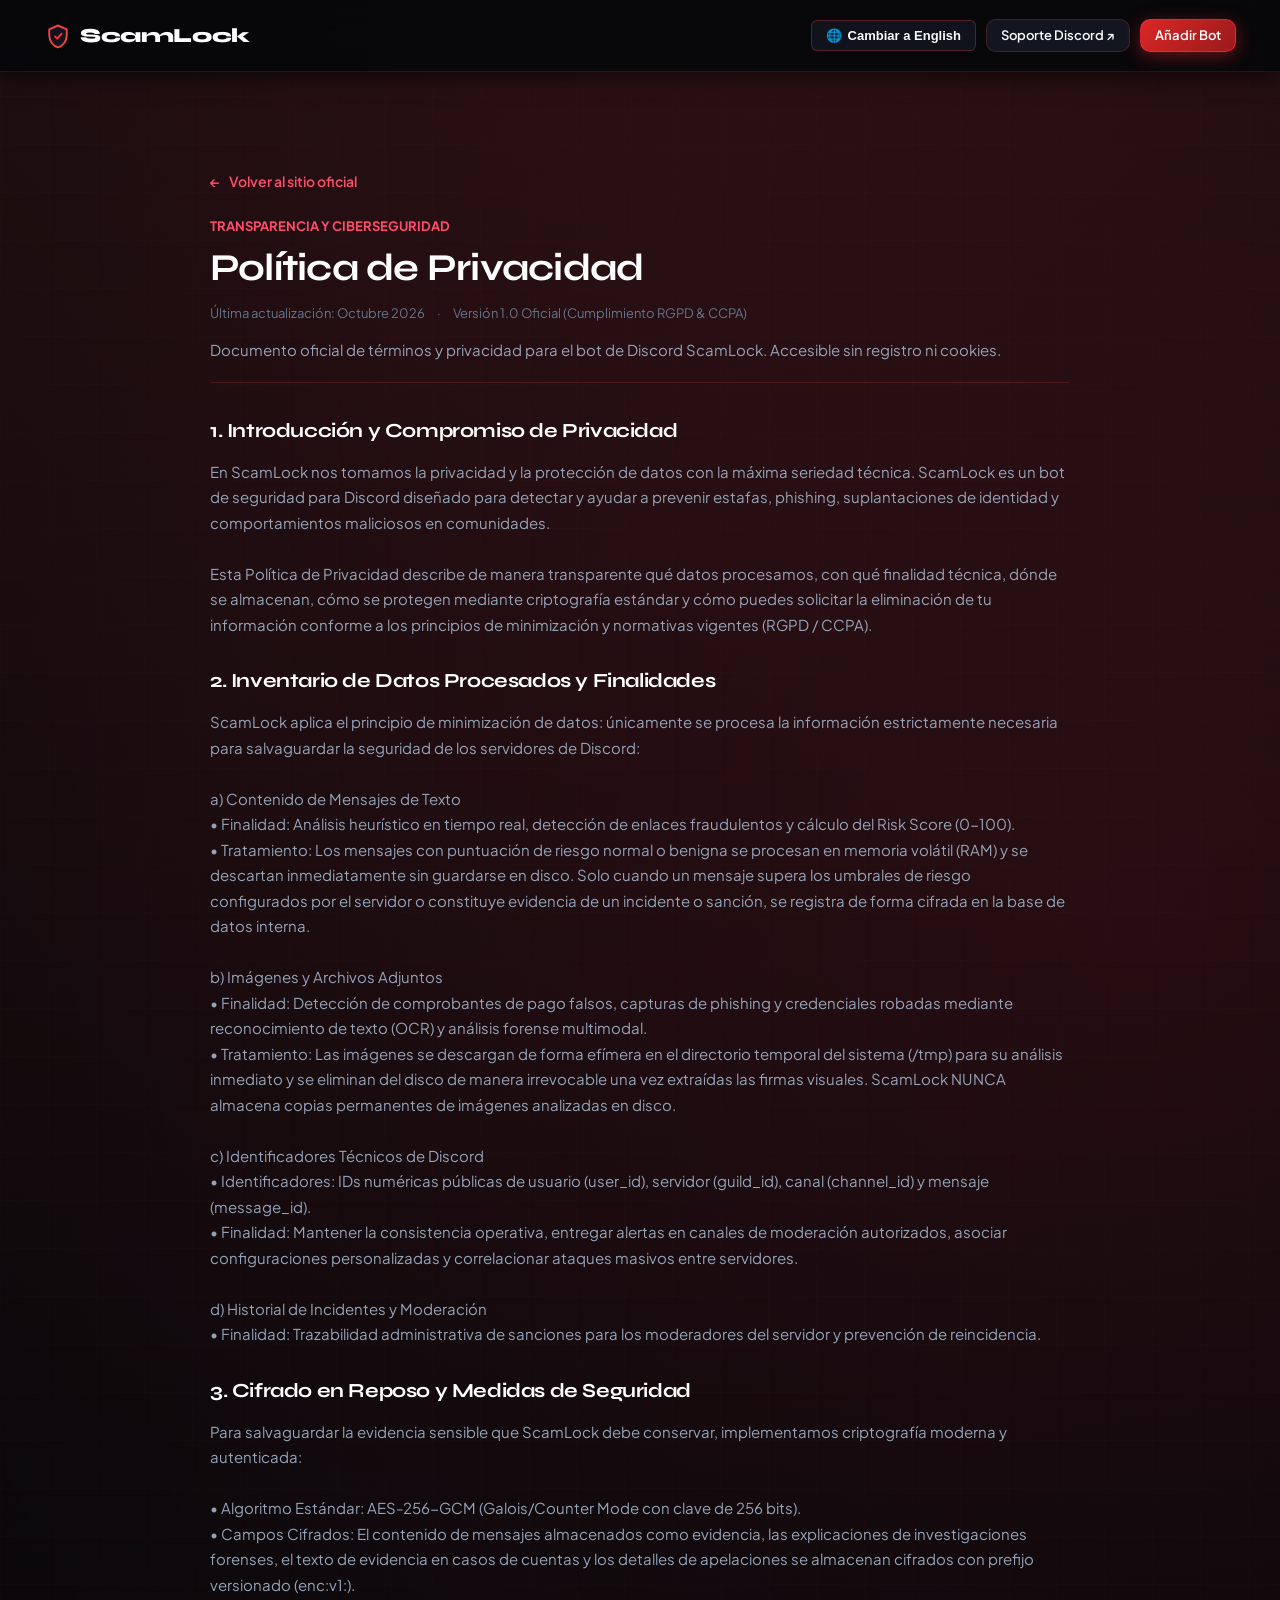
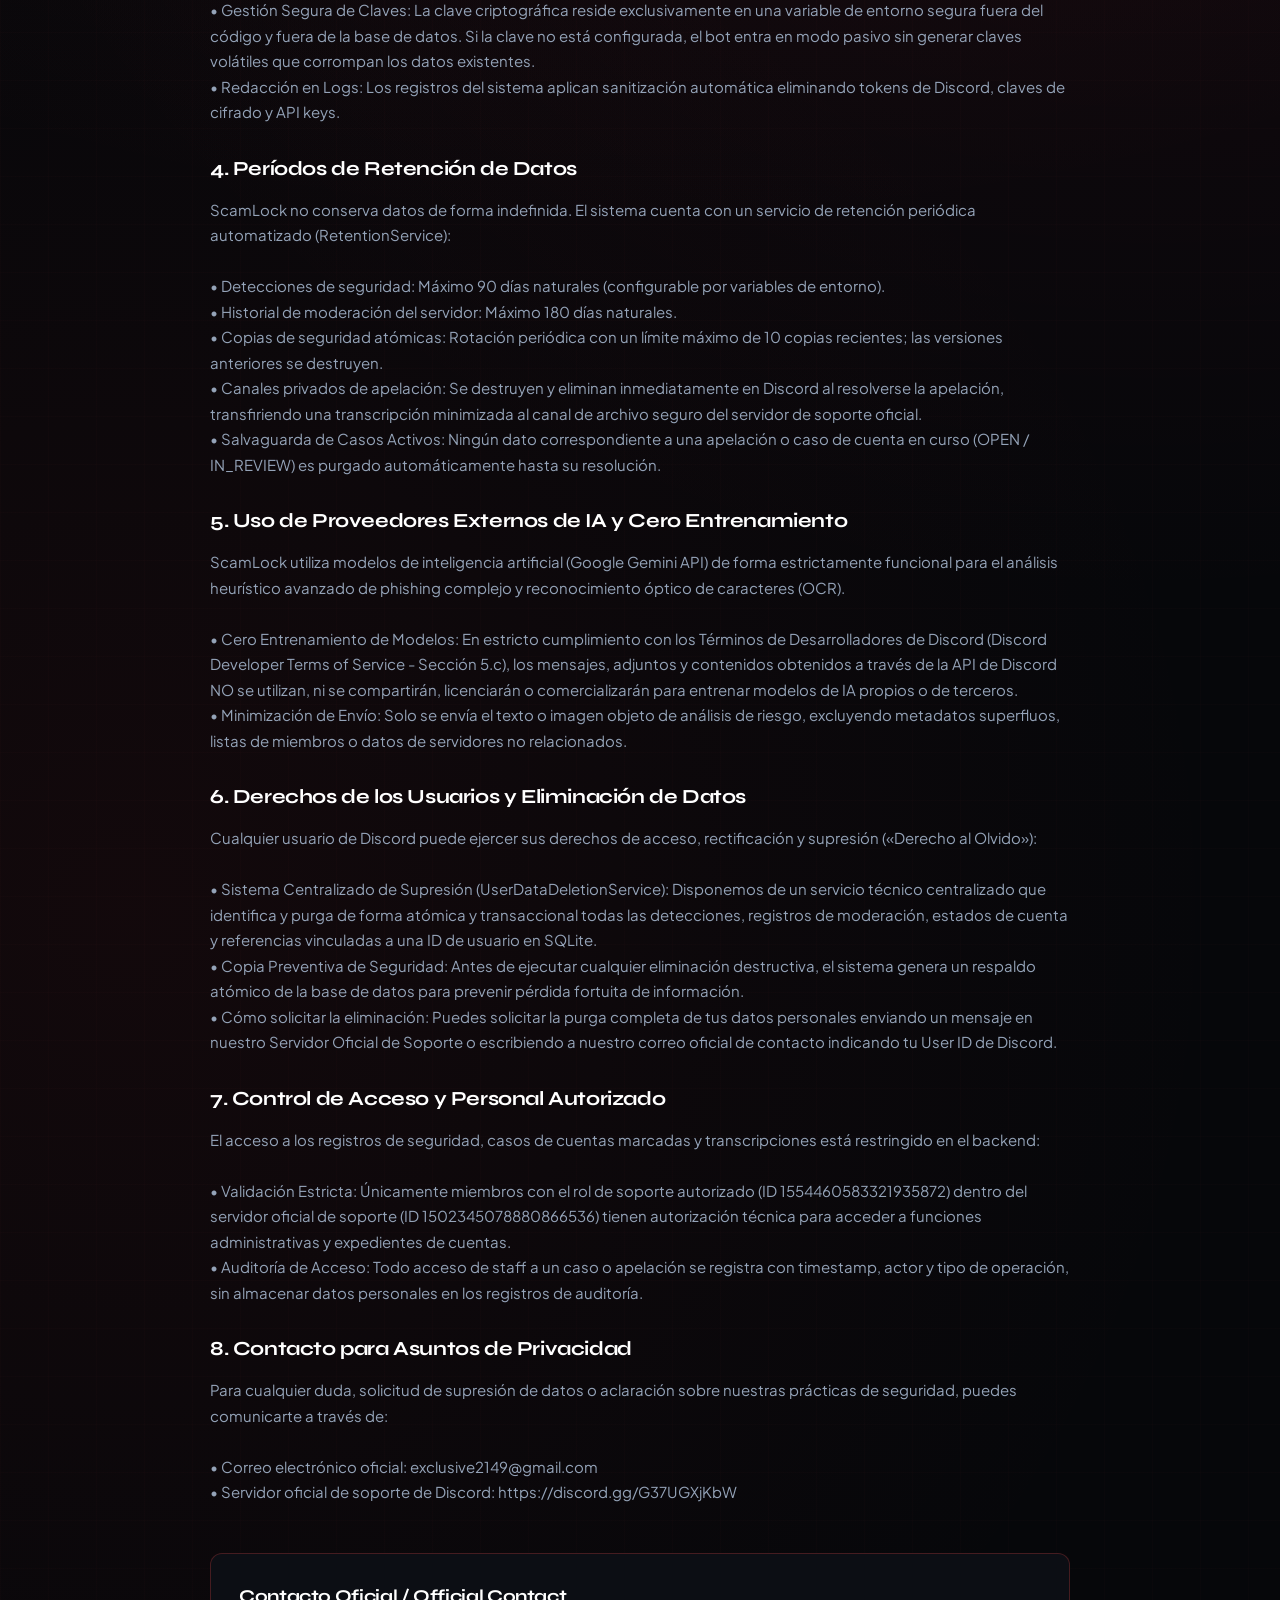
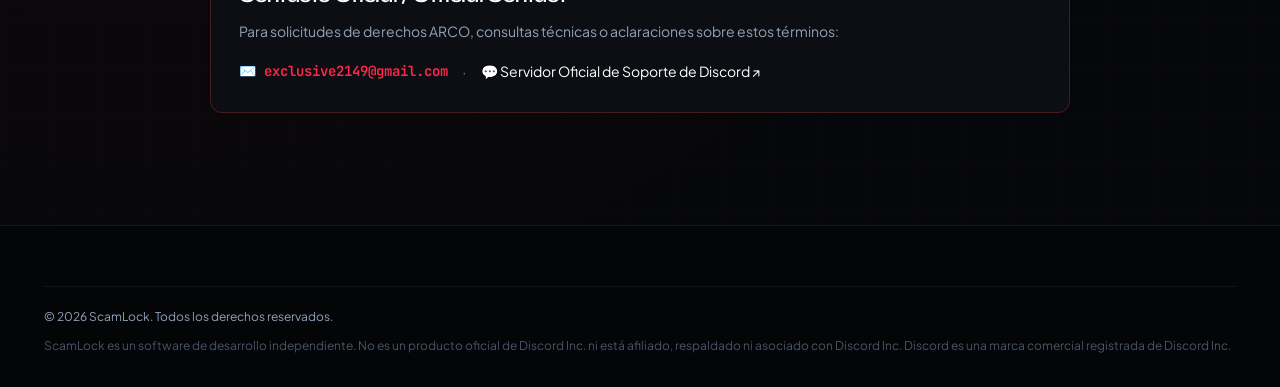
<file: privacidad.html>
<!DOCTYPE html>
<html lang="es">
<head>
  <meta charset="UTF-8" />
  <meta name="viewport" content="width=device-width, initial-scale=1.0" />
  
  <!-- Primary SEO Tags for Discord Developer Portal & Web Crawlers -->
  <title>Política de Privacidad | Privacy Policy — ScamLock</title>
  <meta name="title" content="Política de Privacidad — ScamLock" />
  <meta name="description" content="Política de Privacidad oficial del bot de Discord ScamLock: minimización de datos, cifrado AES-256-GCM y desecho inmediato de imágenes." />
  <meta name="robots" content="index, follow" />
  <link rel="canonical" href="https://scamlock.io/privacy-policy" />
  
  <!-- Favicon -->
  <link rel="icon" type="image/svg+xml" href="./favicon.svg" />

  <!-- Open Graph / Discord Embed Cards -->
  <meta property="og:type" content="article" />
  <meta property="og:url" content="https://scamlock.io/privacy-policy" />
  <meta property="og:title" content="Política de Privacidad — ScamLock" />
  <meta property="og:description" content="Política de Privacidad oficial del bot de Discord ScamLock: minimización de datos, cifrado AES-256-GCM y desecho inmediato de imágenes." />
  <meta property="og:image" content="./images/hero-shield.jpg" />
  <meta property="og:site_name" content="ScamLock" />

  <!-- Google Fonts: Syne + Plus Jakarta Sans + JetBrains Mono -->
  <link rel="preconnect" href="https://fonts.googleapis.com">
  <link rel="preconnect" href="https://fonts.gstatic.com" crossorigin>
  <link href="https://fonts.googleapis.com/css2?family=JetBrains+Mono:wght@400;500;600&family=Plus+Jakarta+Sans:wght@400;500;600;700&family=Syne:wght@600;700;800&display=swap" rel="stylesheet">

  <!-- Main Cyber Theme Stylesheet -->
  <link rel="stylesheet" href="./app.css?v=20261005-cyber-red-v3" />
  <style>
    .lang-section { display: block; }
    .lang-section.hidden { display: none; }
    .lang-btn-toggle {
      background: rgba(19, 22, 32, 0.85);
      border: 1px solid rgba(239, 68, 68, 0.3);
      color: #f8fafc;
      font-size: 13px;
      font-weight: 600;
      padding: 7px 14px;
      border-radius: 6px;
      cursor: pointer;
      display: inline-flex;
      align-items: center;
      gap: 6px;
      transition: all 0.2s ease;
    }
    .lang-btn-toggle:hover {
      border-color: #ff2a4b;
      box-shadow: 0 0 10px rgba(255, 42, 75, 0.35);
    }
    .top-back-btn {
      display: inline-flex;
      align-items: center;
      gap: 8px;
      font-size: 14px;
      font-weight: 600;
      color: #ff4d6d;
      margin-bottom: 24px;
      transition: transform 0.15s ease;
    }
    .top-back-btn:hover {
      transform: translateX(-3px);
      color: #ffffff;
    }
  </style>
</head>
<body>
  <!-- Header / Navbar -->
  <header class="site-navbar">
    <div class="container">
      <a href="./#inicio" class="nav-brand" aria-label="ScamLock Home">
        <svg class="nav-brand-icon" viewBox="0 0 32 32" fill="none" xmlns="http://www.w3.org/2000/svg">
          <path d="M16 4L6 8.5V15.2C6 21.6 10.3 27.6 16 29C21.7 27.6 26 21.6 26 15.2V8.5L16 4Z" fill="#12131C" stroke="#EF4444" stroke-width="2.2" stroke-linejoin="round"/>
          <path d="M12.5 16.5L15 19L20 13.5" stroke="#FF2A4B" stroke-width="2.2" stroke-linecap="round" stroke-linejoin="round"/>
        </svg>
        <span>ScamLock</span>
      </a>

      <div class="nav-actions">
        <button id="pageLangBtn" class="lang-btn-toggle" aria-label="Cambiar idioma entre Español e Inglés">
          <span>🌐</span>
          <span id="pageLangLabel">Cambiar a English</span>
        </button>

        <a href="https://discord.gg/G37UGXjKbW" target="_blank" rel="noopener noreferrer" class="btn btn-secondary btn-sm nav-btn-support">
          <span>Soporte Discord ↗</span>
        </a>

        <a href="https://discord.com/oauth2/authorize?client_id=1502348097370718390&permissions=1101659236358&integration_type=0&scope=bot+applications.commands" target="_blank" rel="noopener noreferrer" class="btn btn-primary btn-sm nav-btn-add">
          <span>Añadir Bot</span>
        </a>
      </div>
    </div>
  </header>

  <!-- Main Legal Document Content -->
  <main style="padding: clamp(28px, 5vw, 48px) 0 64px 0;">
    <div class="container">
      <div class="legal-document">
        <a href="./#inicio" class="top-back-btn">
          ← <span id="backHomeLabel">Volver al sitio oficial</span>
        </a>

        <!-- Versión en Español -->
        <div id="contentEs" class="lang-section">
          <div class="legal-header">
            <div class="section-kicker" style="color: var(--accent-red-light); font-size: 13px; font-weight: 700; text-transform: uppercase; margin-bottom: 8px;">
              Transparencia y Ciberseguridad
            </div>
            <h1>Política de Privacidad</h1>
            <div class="legal-meta">
              <span>Última actualización: Octubre 2026</span>
              <span>·</span>
              <span>Versión 1.0 Oficial (Cumplimiento RGPD & CCPA)</span>
            </div>
            <p style="margin-top: 14px; font-size: 15px; color: var(--text-secondary);">
              Documento oficial de términos y privacidad para el bot de Discord ScamLock. Accesible sin registro ni cookies.
            </p>
          </div>

          <div class="legal-content">
            
    <article class="legal-section-block" id="introduccion">
      <h3>1. Introducción y Compromiso de Privacidad</h3>
      <p>En ScamLock nos tomamos la privacidad y la protección de datos con la máxima seriedad técnica. ScamLock es un bot de seguridad para Discord diseñado para detectar y ayudar a prevenir estafas, phishing, suplantaciones de identidad y comportamientos maliciosos en comunidades.<br/><br/>Esta Política de Privacidad describe de manera transparente qué datos procesamos, con qué finalidad técnica, dónde se almacenan, cómo se protegen mediante criptografía estándar y cómo puedes solicitar la eliminación de tu información conforme a los principios de minimización y normativas vigentes (RGPD / CCPA).</p>
    </article>
  
    <article class="legal-section-block" id="datos-procesados">
      <h3>2. Inventario de Datos Procesados y Finalidades</h3>
      <p>ScamLock aplica el principio de minimización de datos: únicamente se procesa la información estrictamente necesaria para salvaguardar la seguridad de los servidores de Discord:<br/><br/>a) Contenido de Mensajes de Texto<br/>• Finalidad: Análisis heurístico en tiempo real, detección de enlaces fraudulentos y cálculo del Risk Score (0-100).<br/>• Tratamiento: Los mensajes con puntuación de riesgo normal o benigna se procesan en memoria volátil (RAM) y se descartan inmediatamente sin guardarse en disco. Solo cuando un mensaje supera los umbrales de riesgo configurados por el servidor o constituye evidencia de un incidente o sanción, se registra de forma cifrada en la base de datos interna.<br/><br/>b) Imágenes y Archivos Adjuntos<br/>• Finalidad: Detección de comprobantes de pago falsos, capturas de phishing y credenciales robadas mediante reconocimiento de texto (OCR) y análisis forense multimodal.<br/>• Tratamiento: Las imágenes se descargan de forma efímera en el directorio temporal del sistema (/tmp) para su análisis inmediato y se eliminan del disco de manera irrevocable una vez extraídas las firmas visuales. ScamLock NUNCA almacena copias permanentes de imágenes analizadas en disco.<br/><br/>c) Identificadores Técnicos de Discord<br/>• Identificadores: IDs numéricas públicas de usuario (user_id), servidor (guild_id), canal (channel_id) y mensaje (message_id).<br/>• Finalidad: Mantener la consistencia operativa, entregar alertas en canales de moderación autorizados, asociar configuraciones personalizadas y correlacionar ataques masivos entre servidores.<br/><br/>d) Historial de Incidentes y Moderación<br/>• Finalidad: Trazabilidad administrativa de sanciones para los moderadores del servidor y prevención de reincidencia.</p>
    </article>
  
    <article class="legal-section-block" id="cifrado-seguridad">
      <h3>3. Cifrado en Reposo y Medidas de Seguridad</h3>
      <p>Para salvaguardar la evidencia sensible que ScamLock debe conservar, implementamos criptografía moderna y autenticada:<br/><br/>• Algoritmo Estándar: AES-256-GCM (Galois/Counter Mode con clave de 256 bits).<br/>• Campos Cifrados: El contenido de mensajes almacenados como evidencia, las explicaciones de investigaciones forenses, el texto de evidencia en casos de cuentas y los detalles de apelaciones se almacenan cifrados con prefijo versionado (enc:v1:).<br/>• Gestión Segura de Claves: La clave criptográfica reside exclusivamente en una variable de entorno segura fuera del código y fuera de la base de datos. Si la clave no está configurada, el bot entra en modo pasivo sin generar claves volátiles que corrompan los datos existentes.<br/>• Redacción en Logs: Los registros del sistema aplican sanitización automática eliminando tokens de Discord, claves de cifrado y API keys.</p>
    </article>
  
    <article class="legal-section-block" id="retencion">
      <h3>4. Períodos de Retención de Datos</h3>
      <p>ScamLock no conserva datos de forma indefinida. El sistema cuenta con un servicio de retención periódica automatizado (RetentionService):<br/><br/>• Detecciones de seguridad: Máximo 90 días naturales (configurable por variables de entorno).<br/>• Historial de moderación del servidor: Máximo 180 días naturales.<br/>• Copias de seguridad atómicas: Rotación periódica con un límite máximo de 10 copias recientes; las versiones anteriores se destruyen.<br/>• Canales privados de apelación: Se destruyen y eliminan inmediatamente en Discord al resolverse la apelación, transfiriendo una transcripción minimizada al canal de archivo seguro del servidor de soporte oficial.<br/>• Salvaguarda de Casos Activos: Ningún dato correspondiente a una apelación o caso de cuenta en curso (OPEN / IN_REVIEW) es purgado automáticamente hasta su resolución.</p>
    </article>
  
    <article class="legal-section-block" id="ia-proveedores">
      <h3>5. Uso de Proveedores Externos de IA y Cero Entrenamiento</h3>
      <p>ScamLock utiliza modelos de inteligencia artificial (Google Gemini API) de forma estrictamente funcional para el análisis heurístico avanzado de phishing complejo y reconocimiento óptico de caracteres (OCR).<br/><br/>• Cero Entrenamiento de Modelos: En estricto cumplimiento con los Términos de Desarrolladores de Discord (Discord Developer Terms of Service - Sección 5.c), los mensajes, adjuntos y contenidos obtenidos a través de la API de Discord NO se utilizan, ni se compartirán, licenciarán o comercializarán para entrenar modelos de IA propios o de terceros.<br/>• Minimización de Envío: Solo se envía el texto o imagen objeto de análisis de riesgo, excluyendo metadatos superfluos, listas de miembros o datos de servidores no relacionados.</p>
    </article>
  
    <article class="legal-section-block" id="derechos-eliminacion">
      <h3>6. Derechos de los Usuarios y Eliminación de Datos</h3>
      <p>Cualquier usuario de Discord puede ejercer sus derechos de acceso, rectificación y supresión («Derecho al Olvido»):<br/><br/>• Sistema Centralizado de Supresión (UserDataDeletionService): Disponemos de un servicio técnico centralizado que identifica y purga de forma atómica y transaccional todas las detecciones, registros de moderación, estados de cuenta y referencias vinculadas a una ID de usuario en SQLite.<br/>• Copia Preventiva de Seguridad: Antes de ejecutar cualquier eliminación destructiva, el sistema genera un respaldo atómico de la base de datos para prevenir pérdida fortuita de información.<br/>• Cómo solicitar la eliminación: Puedes solicitar la purga completa de tus datos personales enviando un mensaje en nuestro Servidor Oficial de Soporte o escribiendo a nuestro correo oficial de contacto indicando tu User ID de Discord.</p>
    </article>
  
    <article class="legal-section-block" id="control-acceso">
      <h3>7. Control de Acceso y Personal Autorizado</h3>
      <p>El acceso a los registros de seguridad, casos de cuentas marcadas y transcripciones está restringido en el backend:<br/><br/>• Validación Estricta: Únicamente miembros con el rol de soporte autorizado (ID 1554460583321935872) dentro del servidor oficial de soporte (ID 1502345078880866536) tienen autorización técnica para acceder a funciones administrativas y expedientes de cuentas.<br/>• Auditoría de Acceso: Todo acceso de staff a un caso o apelación se registra con timestamp, actor y tipo de operación, sin almacenar datos personales en los registros de auditoría.</p>
    </article>
  
    <article class="legal-section-block" id="contacto-privacidad">
      <h3>8. Contacto para Asuntos de Privacidad</h3>
      <p>Para cualquier duda, solicitud de supresión de datos o aclaración sobre nuestras prácticas de seguridad, puedes comunicarte a través de:<br/><br/>• Correo electrónico oficial: exclusive2149@gmail.com<br/>• Servidor oficial de soporte de Discord: https://discord.gg/G37UGXjKbW</p>
    </article>
  
          </div>
        </div>

        <!-- Versión en Inglés -->
        <div id="contentEn" class="lang-section hidden">
          <div class="legal-header">
            <div class="section-kicker" style="color: var(--accent-red-light); font-size: 13px; font-weight: 700; text-transform: uppercase; margin-bottom: 8px;">
              Transparency & Cybersecurity
            </div>
            <h1>Privacy Policy</h1>
            <div class="legal-meta">
              <span>Last updated: October 2026</span>
              <span>·</span>
              <span>Official Version 1.0 (GDPR & CCPA Compliant)</span>
            </div>
            <p style="margin-top: 14px; font-size: 15px; color: var(--text-secondary);">
              Official legal agreement and operational boundaries for the ScamLock Discord Bot. Publicly accessible with zero authentication or cookies.
            </p>
          </div>

          <div class="legal-content">
            
    <article class="legal-section-block" id="introduccion-en">
      <h3>1. Introduction & Privacy Commitment</h3>
      <p>At ScamLock, we treat privacy and data security with utmost engineering rigor. ScamLock is a Discord security bot built to detect and help prevent scams, phishing, impersonation, and malicious behaviors in communities.<br/><br/>This Privacy Policy transparently explains what data we process, our specific technical purposes, where data is kept, how it is secured via authenticated cryptography, and how you can request data deletion under data minimization standards and privacy laws (GDPR / CCPA).</p>
    </article>
  
    <article class="legal-section-block" id="datos-procesados-en">
      <h3>2. Inventory of Processed Data & Purposes</h3>
      <p>ScamLock adheres strictly to the data minimization principle, processing only the information technically necessary to protect Discord servers:<br/><br/>a) Text Message Content<br/>• Purpose: Real-time heuristic evaluation, malicious URL detection, and Risk Score calculation (0-100).<br/>• Processing: Messages evaluated as safe or low risk are processed entirely in volatile memory (RAM) and immediately discarded. Only messages that trigger high-risk alerts or represent critical evidence of an infraction are stored in an encrypted database.<br/><br/>b) Images & File Attachments<br/>• Purpose: Forensic detection of forged payment proofs, phishing screenshots, and credential harvesting via OCR and multimodal security models.<br/>• Processing: Images are downloaded ephemerally into a temporary sandbox (/tmp) for analysis and permanently wiped from disk immediately after inspection. ScamLock NEVER maintains a persistent library of analyzed image attachments.<br/><br/>c) Technical Discord Identifiers<br/>• Data: Public numerical IDs for user (user_id), guild (guild_id), channel (channel_id), and message (message_id).<br/>• Purpose: Operational routing of alerts to designated moderator channels, guild settings storage, and multi-server attack campaign correlation.<br/><br/>d) Incident & Moderation History<br/>• Purpose: Administrative audit logs for server moderators and repeat offender tracking.</p>
    </article>
  
    <article class="legal-section-block" id="cifrado-seguridad-en">
      <h3>3. Encryption at Rest & Security Controls</h3>
      <p>To protect all retained security evidence, ScamLock employs industry-standard authenticated cryptography:<br/><br/>• Standard Algorithm: AES-256-GCM (Galois/Counter Mode with 256-bit keys).<br/>• Encrypted Fields: Evidence message contents, forensic explanations, case evidence text, and appeal notes are stored encrypted with cryptographic versioning (enc:v1:).<br/>• Key Isolation: The encryption key is held exclusively in environment variables outside the database and git repositories. In absence of a configured key, the bot operates in passive mode without generating volatile temporary keys.<br/>• Automated Log Redaction: All runtime diagnostic logs redact Discord tokens, encryption secrets, and API credentials automatically.</p>
    </article>
  
    <article class="legal-section-block" id="retencion-en">
      <h3>4. Data Retention Periods</h3>
      <p>ScamLock does not store data indefinitely. A dedicated automated background retention service enforces retention windows:<br/><br/>• Security Detections: Maximum 90 calendar days.<br/>• Server Moderation History: Maximum 180 calendar days.<br/>• Atomic Backups: Automatic FIFO rotation keeping at most the 10 most recent snapshots; older backups are securely wiped.<br/>• Private Appeal Channels: Destroyed and purged from Discord immediately once an appeal ticket is resolved, archiving a sanitized transcript into an authorized support archive channel.<br/>• Active Case Safeguard: Evidence linked to ongoing open appeals or active investigations is protected from automated deletion until the case is officially closed.</p>
    </article>
  
    <article class="legal-section-block" id="ia-proveedores-en">
      <h3>5. AI Providers & Strict Zero-Training Commitment</h3>
      <p>ScamLock utilizes external AI services (Google Gemini API) strictly for functional cybersecurity evaluation (complex phishing heuristic analysis and OCR).<br/><br/>• Zero Model Training Policy: In full compliance with Discord Developer Terms of Service (Section 5.c), user messages, attachments, and content gathered via Discord are NEVER used, shared, licensed, or commercialized to train foundational or generative AI models.<br/>• Transmission Minimization: Only the specific text snippet or image under risk analysis is transmitted, stripped of superfluous metadata, user lists, or unrelated server context.</p>
    </article>
  
    <article class="legal-section-block" id="derechos-eliminacion-en">
      <h3>6. User Rights & Data Deletion (GDPR / CCPA)</h3>
      <p>Any Discord user can exercise their data subject rights, including access, rectification, and erasure (Right to be Forgotten):<br/><br/>• Centralized Deletion Engine (UserDataDeletionService): A dedicated service atomically identifies and purges all detection records, moderation history entries, account flags, and campaign associations tied to a user ID.<br/>• Safeguard Backup: An atomic integrity-checked backup is created prior to destructive deletion to safeguard system consistency.<br/>• How to Request Deletion: Submit your request via our Official Support Server or email our official contact address with your numeric Discord User ID.</p>
    </article>
  
    <article class="legal-section-block" id="control-acceso-en">
      <h3>7. Access Control & Authorized Staff</h3>
      <p>Access to stored security evidence, compromised account records, and transcripts is enforced at the backend level:<br/><br/>• Strict Role & Server Verification: Only staff members possessing the verified support role (ID 1554460583321935872) inside the official support guild (ID 1502345078880866536) can query administrative dossiers and review account flags.<br/>• Minimized Audit Trails: Every staff inspection or status update is logged with actor ID, timestamp, and action code, omitting sensitive message contents from the audit trail.</p>
    </article>
  
    <article class="legal-section-block" id="contacto-privacidad-en">
      <h3>8. Privacy Contact & Inquiries</h3>
      <p>For questions, data erasure requests, or security inquiries, reach out through:<br/><br/>• Official Contact Email: exclusive2149@gmail.com<br/>• Official Discord Support Server: https://discord.gg/G37UGXjKbW</p>
    </article>
  
          </div>
        </div>

        <!-- Contact Box & Action Cards -->
        <div style="margin-top: 48px; padding: 28px; background: var(--bg-surface); border: 1px solid rgba(239, 68, 68, 0.25); border-radius: 12px;">
          <h3 style="font-size: 18px; margin-bottom: 10px; color: #ffffff;">Contacto Oficial / Official Contact</h3>
          <p style="font-size: 14px; color: var(--text-secondary); margin-bottom: 16px;">
            Para solicitudes de derechos ARCO, consultas técnicas o aclaraciones sobre estos términos:
          </p>
          <div style="display: flex; flex-wrap: wrap; gap: 14px; align-items: center;">
            <a href="mailto:exclusive2149@gmail.com" style="font-family: var(--font-mono); color: var(--accent-red-bright); font-weight: 600; font-size: 14px;">
              ✉️ exclusive2149@gmail.com
            </a>
            <span style="color: var(--text-muted);">·</span>
            <a href="https://discord.gg/G37UGXjKbW" target="_blank" rel="noopener noreferrer" style="color: #ffffff; font-size: 14px;">
              💬 Servidor Oficial de Soporte de Discord ↗
            </a>
          </div>
        </div>
      </div>
    </div>
  </main>

  <!-- Footer -->
  <footer class="site-footer">
    <div class="container">
      <div class="footer-bottom">
        <p>© 2026 ScamLock. Todos los derechos reservados.</p>
        <p style="line-height: 1.5; color: #475569;">
          ScamLock es un software de desarrollo independiente. No es un producto oficial de Discord Inc. ni está afiliado, respaldado ni asociado con Discord Inc. Discord es una marca comercial registrada de Discord Inc.
        </p>
      </div>
    </div>
  </footer>

  <!-- Language Switch Script (Client-Side, zero dependency) -->
  <script>
    (function() {
      var currentLang = 'es';
      var btn = document.getElementById('pageLangBtn');
      var label = document.getElementById('pageLangLabel');
      var contentEs = document.getElementById('contentEs');
      var contentEn = document.getElementById('contentEn');
      var backLabel = document.getElementById('backHomeLabel');

      if (btn && contentEs && contentEn) {
        btn.addEventListener('click', function() {
          if (currentLang === 'es') {
            currentLang = 'en';
            contentEs.classList.add('hidden');
            contentEn.classList.remove('hidden');
            label.textContent = 'Cambiar a Español';
            if (backLabel) backLabel.textContent = 'Return to Homepage';
            document.documentElement.lang = 'en';
          } else {
            currentLang = 'es';
            contentEn.classList.add('hidden');
            contentEs.classList.remove('hidden');
            label.textContent = 'Cambiar a English';
            if (backLabel) backLabel.textContent = 'Volver al sitio oficial';
            document.documentElement.lang = 'es';
          }
        });
      }
    })();
  </script>
</body>
</html>
</file>
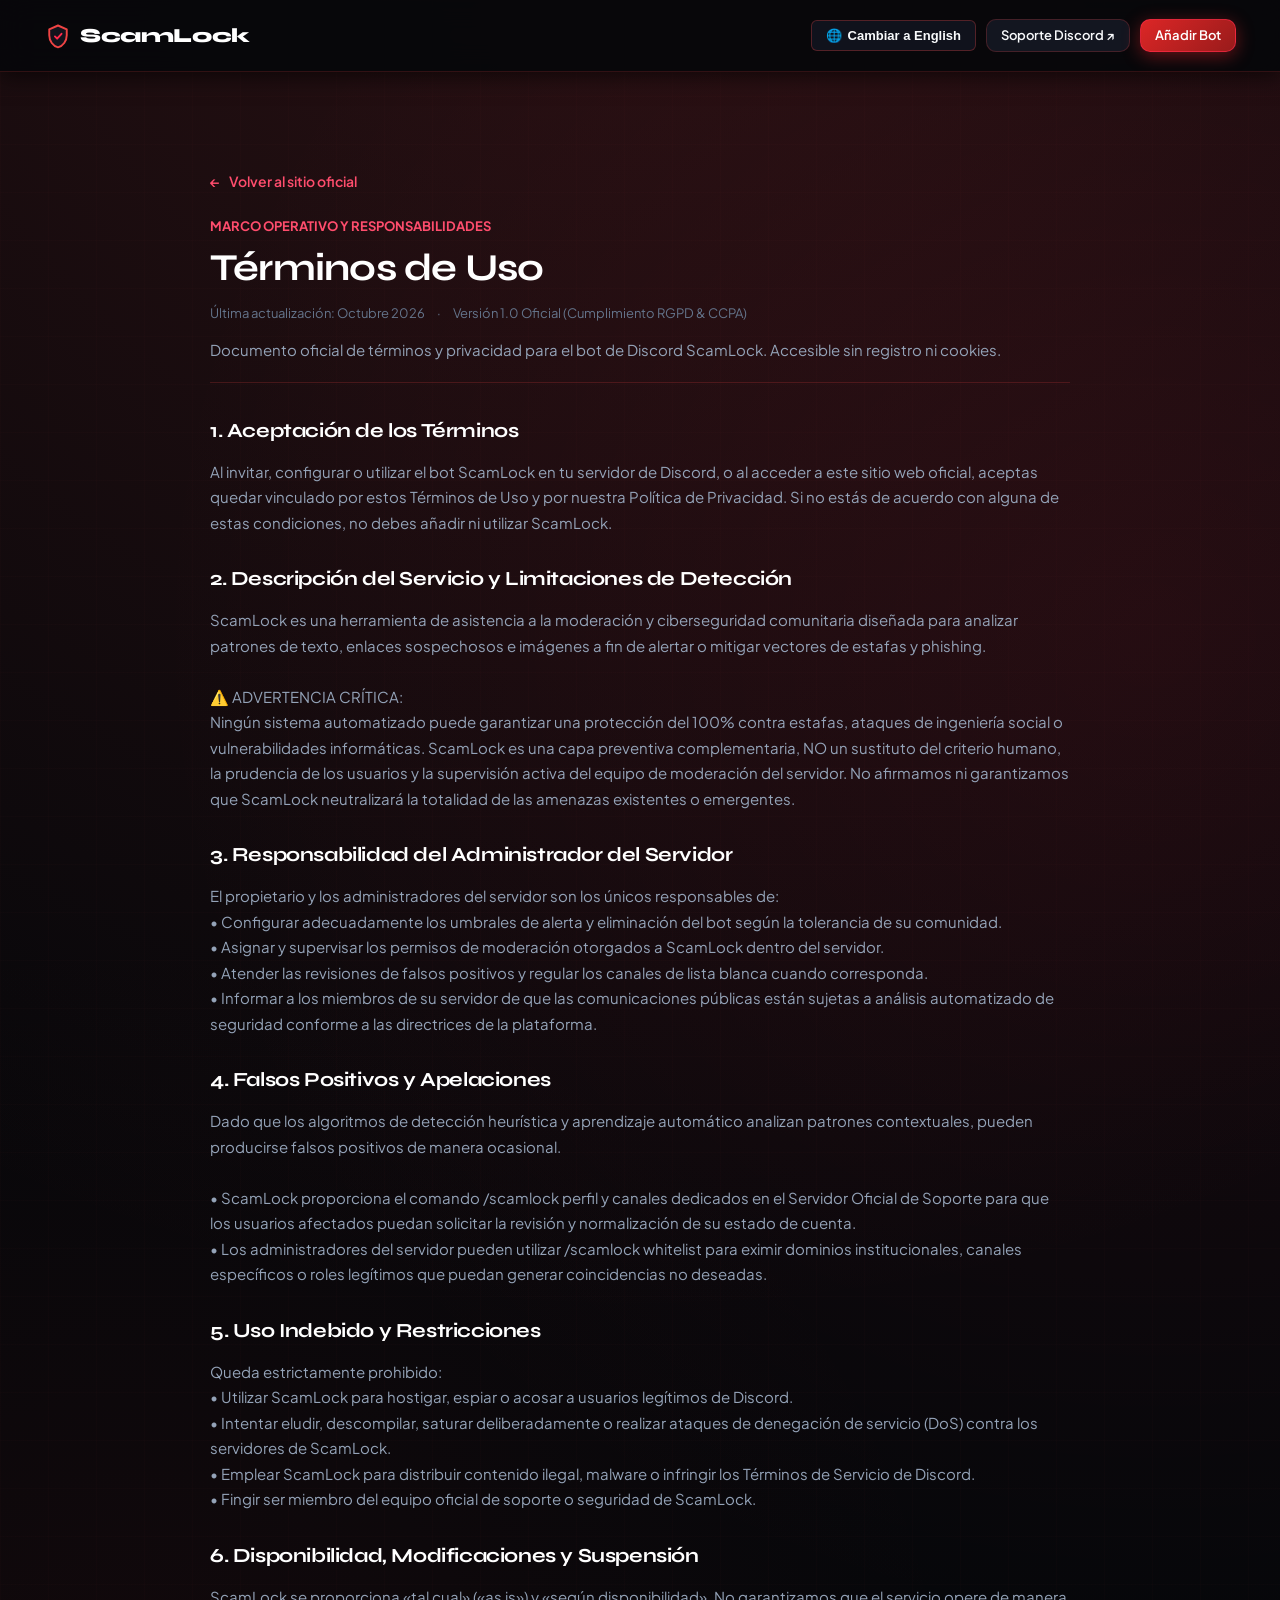
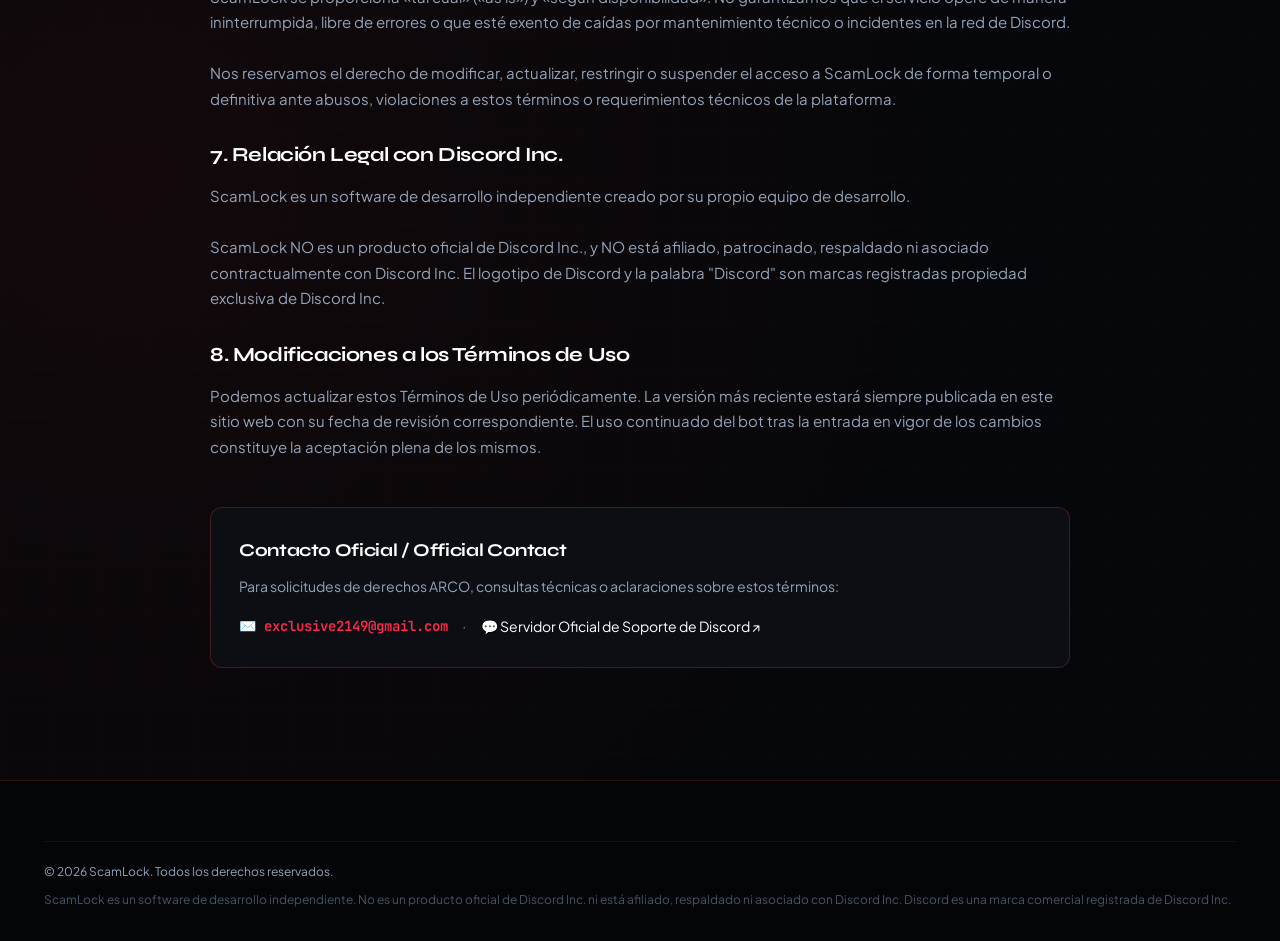
<file: terminos.html>
<!DOCTYPE html>
<html lang="es">
<head>
  <meta charset="UTF-8" />
  <meta name="viewport" content="width=device-width, initial-scale=1.0" />
  
  <!-- Primary SEO Tags for Discord Developer Portal & Web Crawlers -->
  <title>Términos de Uso | Terms of Service — ScamLock</title>
  <meta name="title" content="Términos de Uso — ScamLock" />
  <meta name="description" content="Términos de Uso del bot ScamLock: condiciones de operación, limitaciones de detección automatizada y responsabilidades del administrador." />
  <meta name="robots" content="index, follow" />
  <link rel="canonical" href="https://scamlock.io/terms-of-use" />
  
  <!-- Favicon -->
  <link rel="icon" type="image/svg+xml" href="./favicon.svg" />

  <!-- Open Graph / Discord Embed Cards -->
  <meta property="og:type" content="article" />
  <meta property="og:url" content="https://scamlock.io/terms-of-use" />
  <meta property="og:title" content="Términos de Uso — ScamLock" />
  <meta property="og:description" content="Términos de Uso del bot ScamLock: condiciones de operación, limitaciones de detección automatizada y responsabilidades del administrador." />
  <meta property="og:image" content="./images/hero-shield.jpg" />
  <meta property="og:site_name" content="ScamLock" />

  <!-- Google Fonts: Syne + Plus Jakarta Sans + JetBrains Mono -->
  <link rel="preconnect" href="https://fonts.googleapis.com">
  <link rel="preconnect" href="https://fonts.gstatic.com" crossorigin>
  <link href="https://fonts.googleapis.com/css2?family=JetBrains+Mono:wght@400;500;600&family=Plus+Jakarta+Sans:wght@400;500;600;700&family=Syne:wght@600;700;800&display=swap" rel="stylesheet">

  <!-- Main Cyber Theme Stylesheet -->
  <link rel="stylesheet" href="./app.css?v=20261005-cyber-red-v3" />
  <style>
    .lang-section { display: block; }
    .lang-section.hidden { display: none; }
    .lang-btn-toggle {
      background: rgba(19, 22, 32, 0.85);
      border: 1px solid rgba(239, 68, 68, 0.3);
      color: #f8fafc;
      font-size: 13px;
      font-weight: 600;
      padding: 7px 14px;
      border-radius: 6px;
      cursor: pointer;
      display: inline-flex;
      align-items: center;
      gap: 6px;
      transition: all 0.2s ease;
    }
    .lang-btn-toggle:hover {
      border-color: #ff2a4b;
      box-shadow: 0 0 10px rgba(255, 42, 75, 0.35);
    }
    .top-back-btn {
      display: inline-flex;
      align-items: center;
      gap: 8px;
      font-size: 14px;
      font-weight: 600;
      color: #ff4d6d;
      margin-bottom: 24px;
      transition: transform 0.15s ease;
    }
    .top-back-btn:hover {
      transform: translateX(-3px);
      color: #ffffff;
    }
  </style>
</head>
<body>
  <!-- Header / Navbar -->
  <header class="site-navbar">
    <div class="container">
      <a href="./#inicio" class="nav-brand" aria-label="ScamLock Home">
        <svg class="nav-brand-icon" viewBox="0 0 32 32" fill="none" xmlns="http://www.w3.org/2000/svg">
          <path d="M16 4L6 8.5V15.2C6 21.6 10.3 27.6 16 29C21.7 27.6 26 21.6 26 15.2V8.5L16 4Z" fill="#12131C" stroke="#EF4444" stroke-width="2.2" stroke-linejoin="round"/>
          <path d="M12.5 16.5L15 19L20 13.5" stroke="#FF2A4B" stroke-width="2.2" stroke-linecap="round" stroke-linejoin="round"/>
        </svg>
        <span>ScamLock</span>
      </a>

      <div class="nav-actions">
        <button id="pageLangBtn" class="lang-btn-toggle" aria-label="Cambiar idioma entre Español e Inglés">
          <span>🌐</span>
          <span id="pageLangLabel">Cambiar a English</span>
        </button>

        <a href="https://discord.gg/G37UGXjKbW" target="_blank" rel="noopener noreferrer" class="btn btn-secondary btn-sm nav-btn-support">
          <span>Soporte Discord ↗</span>
        </a>

        <a href="https://discord.com/oauth2/authorize?client_id=1502348097370718390&permissions=1101659236358&integration_type=0&scope=bot+applications.commands" target="_blank" rel="noopener noreferrer" class="btn btn-primary btn-sm nav-btn-add">
          <span>Añadir Bot</span>
        </a>
      </div>
    </div>
  </header>

  <!-- Main Legal Document Content -->
  <main style="padding: clamp(28px, 5vw, 48px) 0 64px 0;">
    <div class="container">
      <div class="legal-document">
        <a href="./#inicio" class="top-back-btn">
          ← <span id="backHomeLabel">Volver al sitio oficial</span>
        </a>

        <!-- Versión en Español -->
        <div id="contentEs" class="lang-section">
          <div class="legal-header">
            <div class="section-kicker" style="color: var(--accent-red-light); font-size: 13px; font-weight: 700; text-transform: uppercase; margin-bottom: 8px;">
              Marco Operativo y Responsabilidades
            </div>
            <h1>Términos de Uso</h1>
            <div class="legal-meta">
              <span>Última actualización: Octubre 2026</span>
              <span>·</span>
              <span>Versión 1.0 Oficial (Cumplimiento RGPD & CCPA)</span>
            </div>
            <p style="margin-top: 14px; font-size: 15px; color: var(--text-secondary);">
              Documento oficial de términos y privacidad para el bot de Discord ScamLock. Accesible sin registro ni cookies.
            </p>
          </div>

          <div class="legal-content">
            
    <article class="legal-section-block" id="aceptacion">
      <h3>1. Aceptación de los Términos</h3>
      <p>Al invitar, configurar o utilizar el bot ScamLock en tu servidor de Discord, o al acceder a este sitio web oficial, aceptas quedar vinculado por estos Términos de Uso y por nuestra Política de Privacidad. Si no estás de acuerdo con alguna de estas condiciones, no debes añadir ni utilizar ScamLock.</p>
    </article>
  
    <article class="legal-section-block" id="descripcion-servicio">
      <h3>2. Descripción del Servicio y Limitaciones de Detección</h3>
      <p>ScamLock es una herramienta de asistencia a la moderación y ciberseguridad comunitaria diseñada para analizar patrones de texto, enlaces sospechosos e imágenes a fin de alertar o mitigar vectores de estafas y phishing.<br/><br/>⚠️ ADVERTENCIA CRÍTICA:<br/>Ningún sistema automatizado puede garantizar una protección del 100% contra estafas, ataques de ingeniería social o vulnerabilidades informáticas. ScamLock es una capa preventiva complementaria, NO un sustituto del criterio humano, la prudencia de los usuarios y la supervisión activa del equipo de moderación del servidor. No afirmamos ni garantizamos que ScamLock neutralizará la totalidad de las amenazas existentes o emergentes.</p>
    </article>
  
    <article class="legal-section-block" id="responsabilidad-administrador">
      <h3>3. Responsabilidad del Administrador del Servidor</h3>
      <p>El propietario y los administradores del servidor son los únicos responsables de:<br/>• Configurar adecuadamente los umbrales de alerta y eliminación del bot según la tolerancia de su comunidad.<br/>• Asignar y supervisar los permisos de moderación otorgados a ScamLock dentro del servidor.<br/>• Atender las revisiones de falsos positivos y regular los canales de lista blanca cuando corresponda.<br/>• Informar a los miembros de su servidor de que las comunicaciones públicas están sujetas a análisis automatizado de seguridad conforme a las directrices de la plataforma.</p>
    </article>
  
    <article class="legal-section-block" id="falsos-positivos">
      <h3>4. Falsos Positivos y Apelaciones</h3>
      <p>Dado que los algoritmos de detección heurística y aprendizaje automático analizan patrones contextuales, pueden producirse falsos positivos de manera ocasional.<br/><br/>• ScamLock proporciona el comando /scamlock perfil y canales dedicados en el Servidor Oficial de Soporte para que los usuarios afectados puedan solicitar la revisión y normalización de su estado de cuenta.<br/>• Los administradores del servidor pueden utilizar /scamlock whitelist para eximir dominios institucionales, canales específicos o roles legítimos que puedan generar coincidencias no deseadas.</p>
    </article>
  
    <article class="legal-section-block" id="uso-prohibido">
      <h3>5. Uso Indebido y Restricciones</h3>
      <p>Queda estrictamente prohibido:<br/>• Utilizar ScamLock para hostigar, espiar o acosar a usuarios legítimos de Discord.<br/>• Intentar eludir, descompilar, saturar deliberadamente o realizar ataques de denegación de servicio (DoS) contra los servidores de ScamLock.<br/>• Emplear ScamLock para distribuir contenido ilegal, malware o infringir los Términos de Servicio de Discord.<br/>• Fingir ser miembro del equipo oficial de soporte o seguridad de ScamLock.</p>
    </article>
  
    <article class="legal-section-block" id="disponibilidad">
      <h3>6. Disponibilidad, Modificaciones y Suspensión</h3>
      <p>ScamLock se proporciona «tal cual» («as is») y «según disponibilidad». No garantizamos que el servicio opere de manera ininterrumpida, libre de errores o que esté exento de caídas por mantenimiento técnico o incidentes en la red de Discord.<br/><br/>Nos reservamos el derecho de modificar, actualizar, restringir o suspender el acceso a ScamLock de forma temporal o definitiva ante abusos, violaciones a estos términos o requerimientos técnicos de la plataforma.</p>
    </article>
  
    <article class="legal-section-block" id="desvinculacion-discord">
      <h3>7. Relación Legal con Discord Inc.</h3>
      <p>ScamLock es un software de desarrollo independiente creado por su propio equipo de desarrollo.<br/><br/>ScamLock NO es un producto oficial de Discord Inc., y NO está afiliado, patrocinado, respaldado ni asociado contractualmente con Discord Inc. El logotipo de Discord y la palabra "Discord" son marcas registradas propiedad exclusiva de Discord Inc.</p>
    </article>
  
    <article class="legal-section-block" id="modificaciones-terminos">
      <h3>8. Modificaciones a los Términos de Uso</h3>
      <p>Podemos actualizar estos Términos de Uso periódicamente. La versión más reciente estará siempre publicada en este sitio web con su fecha de revisión correspondiente. El uso continuado del bot tras la entrada en vigor de los cambios constituye la aceptación plena de los mismos.</p>
    </article>
  
          </div>
        </div>

        <!-- Versión en Inglés -->
        <div id="contentEn" class="lang-section hidden">
          <div class="legal-header">
            <div class="section-kicker" style="color: var(--accent-red-light); font-size: 13px; font-weight: 700; text-transform: uppercase; margin-bottom: 8px;">
              Operational Framework & Terms
            </div>
            <h1>Terms of Service</h1>
            <div class="legal-meta">
              <span>Last updated: October 2026</span>
              <span>·</span>
              <span>Official Version 1.0 (GDPR & CCPA Compliant)</span>
            </div>
            <p style="margin-top: 14px; font-size: 15px; color: var(--text-secondary);">
              Official legal agreement and operational boundaries for the ScamLock Discord Bot. Publicly accessible with zero authentication or cookies.
            </p>
          </div>

          <div class="legal-content">
            
    <article class="legal-section-block" id="aceptacion-en">
      <h3>1. Acceptance of Terms</h3>
      <p>By inviting, configuring, or operating the ScamLock bot within your Discord server, or by accessing this official website, you agree to be bound by these Terms of Use and our Privacy Policy. If you do not agree with any of these terms, you must not add or use ScamLock.</p>
    </article>
  
    <article class="legal-section-block" id="descripcion-servicio-en">
      <h3>2. Service Scope & Automated Detection Limitations</h3>
      <p>ScamLock is a community security and moderation assistance tool built to analyze text patterns, suspicious links, and images to assist in flagging and mitigating scam and phishing vectors.<br/><br/>⚠️ CRITICAL DISCLAIMER:<br/>No automated detection software can guarantee 100% protection against scams, social engineering exploits, or cyber threats. ScamLock serves as an auxiliary defensive layer, NEVER as a complete replacement for human judgment, user prudence, or active moderator oversight. We do not warrant that ScamLock will catch or neutralize all existing or future threats.</p>
    </article>
  
    <article class="legal-section-block" id="responsabilidad-administrador-en">
      <h3>3. Server Administrator Responsibilities</h3>
      <p>Server owners and administrators maintain sole responsibility for:<br/>• Properly calibrating alert and deletion thresholds according to their community standards.<br/>• Provisioning and supervising bot permission roles inside their guild.<br/>• Reviewing potential false positives and configuring whitelist exemptions where appropriate.<br/>• Informing server members that public communications are analyzed by automated security filters in accordance with platform policies.</p>
    </article>
  
    <article class="legal-section-block" id="falsos-positivos-en">
      <h3>4. False Positives & Appeal Process</h3>
      <p>Because heuristic analyzers and machine-learning models evaluate contextual text and image signals, false positives may occasionally arise.<br/><br/>• ScamLock offers the /scamlock perfil command and dedicated support tickets in the Official Support Server where affected users can request an administrative review and status reset.<br/>• Server administrators are encouraged to use /scamlock whitelist to exempt verified organizational domains, test channels, or trusted roles.</p>
    </article>
  
    <article class="legal-section-block" id="uso-prohibido-en">
      <h3>5. Prohibited Misuse & Abuse</h3>
      <p>You agree not to:<br/>• Misuse ScamLock to target, harass, or surveil legitimate Discord users.<br/>• Attempt to circumvent, reverse engineer, flood, or launch denial-of-service (DoS) attacks against ScamLock infrastructure.<br/>• Utilize ScamLock to distribute illegal content, propagate malware, or violate Discord Terms of Service.<br/>• Impersonate official ScamLock developers or authorized support staff.</p>
    </article>
  
    <article class="legal-section-block" id="disponibilidad-en">
      <h3>6. Service Availability & Modifications</h3>
      <p>ScamLock is provided on an "as is" and "as available" basis without warranties of any kind. We do not warrant that bot availability will be uninterrupted, error-free, or resilient against Discord API network outages.<br/><br/>We reserve the right to modify, upgrade, throttle, or suspend bot access temporarily or permanently in cases of service abuse, terms violations, or maintenance demands.</p>
    </article>
  
    <article class="legal-section-block" id="desvinculacion-discord-en">
      <h3>7. Legal Relationship with Discord Inc.</h3>
      <p>ScamLock is an independently built software application developed by its independent team.<br/><br/>ScamLock is NOT an official Discord Inc. product and is NOT affiliated with, sponsored by, endorsed by, or in partnership with Discord Inc. The Discord logo and the name "Discord" are registered trademarks of Discord Inc.</p>
    </article>
  
    <article class="legal-section-block" id="modificaciones-terminos-en">
      <h3>8. Changes to These Terms</h3>
      <p>We may revise these Terms of Use periodically. The latest version will always be published on this website. Continued operation or presence of the bot in your server following updates constitutes acceptance of the modified terms.</p>
    </article>
  
          </div>
        </div>

        <!-- Contact Box & Action Cards -->
        <div style="margin-top: 48px; padding: 28px; background: var(--bg-surface); border: 1px solid rgba(239, 68, 68, 0.25); border-radius: 12px;">
          <h3 style="font-size: 18px; margin-bottom: 10px; color: #ffffff;">Contacto Oficial / Official Contact</h3>
          <p style="font-size: 14px; color: var(--text-secondary); margin-bottom: 16px;">
            Para solicitudes de derechos ARCO, consultas técnicas o aclaraciones sobre estos términos:
          </p>
          <div style="display: flex; flex-wrap: wrap; gap: 14px; align-items: center;">
            <a href="mailto:exclusive2149@gmail.com" style="font-family: var(--font-mono); color: var(--accent-red-bright); font-weight: 600; font-size: 14px;">
              ✉️ exclusive2149@gmail.com
            </a>
            <span style="color: var(--text-muted);">·</span>
            <a href="https://discord.gg/G37UGXjKbW" target="_blank" rel="noopener noreferrer" style="color: #ffffff; font-size: 14px;">
              💬 Servidor Oficial de Soporte de Discord ↗
            </a>
          </div>
        </div>
      </div>
    </div>
  </main>

  <!-- Footer -->
  <footer class="site-footer">
    <div class="container">
      <div class="footer-bottom">
        <p>© 2026 ScamLock. Todos los derechos reservados.</p>
        <p style="line-height: 1.5; color: #475569;">
          ScamLock es un software de desarrollo independiente. No es un producto oficial de Discord Inc. ni está afiliado, respaldado ni asociado con Discord Inc. Discord es una marca comercial registrada de Discord Inc.
        </p>
      </div>
    </div>
  </footer>

  <!-- Language Switch Script (Client-Side, zero dependency) -->
  <script>
    (function() {
      var currentLang = 'es';
      var btn = document.getElementById('pageLangBtn');
      var label = document.getElementById('pageLangLabel');
      var contentEs = document.getElementById('contentEs');
      var contentEn = document.getElementById('contentEn');
      var backLabel = document.getElementById('backHomeLabel');

      if (btn && contentEs && contentEn) {
        btn.addEventListener('click', function() {
          if (currentLang === 'es') {
            currentLang = 'en';
            contentEs.classList.add('hidden');
            contentEn.classList.remove('hidden');
            label.textContent = 'Cambiar a Español';
            if (backLabel) backLabel.textContent = 'Return to Homepage';
            document.documentElement.lang = 'en';
          } else {
            currentLang = 'es';
            contentEn.classList.add('hidden');
            contentEs.classList.remove('hidden');
            label.textContent = 'Cambiar a English';
            if (backLabel) backLabel.textContent = 'Volver al sitio oficial';
            document.documentElement.lang = 'es';
          }
        });
      }
    })();
  </script>
</body>
</html>
</file>
<file: app.css>
/* ==========================================================================
   ScamLock Official Website — Cyber Red & Obsidian Tech Theme Stylesheet
   Full Responsive Layout Engine:
   - Zero horizontal overflow across all viewports (320px to 4K)
   - Mobile-first typography scale with clamp()
   - Fluid auto-stacking buttons and responsive bento cards
   - Adaptive navbar with slide-down mobile command drawer
   - Obsidian (#06070a) & Cyber Neon Red (#ff2a4b, #ef4444) palette
   ========================================================================== */

@import url('https://fonts.googleapis.com/css2?family=Plus+Jakarta+Sans:wght@400;500;600;700&family=Syne:wght@600;700;800&family=JetBrains+Mono:wght@400;500;600&display=swap');

:root {
  --bg-primary: #06070a;
  --bg-surface: #0c0e14;
  --bg-surface-elevated: #131620;
  --bg-card: rgba(12, 14, 20, 0.9);
  --bg-input: #090a0f;
  
  --border-subtle: rgba(255, 255, 255, 0.08);
  --border-red-subtle: rgba(239, 68, 68, 0.2);
  --border-red-bright: #ff2a4b;
  --border-focus: rgba(255, 42, 75, 0.5);
  
  --text-primary: #f8fafc;
  --text-secondary: #94a3b8;
  --text-muted: #64748b;
  
  --accent-red: #ef4444;
  --accent-red-bright: #ff2a4b;
  --accent-red-light: #ff4d6d;
  --accent-red-dark: #991b1b;
  --accent-crimson: #dc2626;
  --accent-glow: rgba(255, 42, 75, 0.35);
  
  --font-display: 'Syne', -apple-system, BlinkMacSystemFont, sans-serif;
  --font-body: 'Plus Jakarta Sans', -apple-system, BlinkMacSystemFont, sans-serif;
  --font-mono: 'JetBrains Mono', monospace;
  
  --radius-sm: 6px;
  --radius-md: 10px;
  --radius-lg: 16px;
  --radius-xl: 24px;
}

/* ==========================================================================
   Reset & Root Box Model (Zero Overflow Contract)
   ========================================================================== */

*, *::before, *::after {
  box-sizing: border-box;
  margin: 0;
  padding: 0;
}

html {
  scroll-behavior: smooth;
  background-color: var(--bg-primary);
  color: var(--text-primary);
  font-family: var(--font-body);
  font-size: 16px;
  line-height: 1.6;
  text-rendering: optimizeLegibility;
  -webkit-font-smoothing: antialiased;
  -webkit-text-size-adjust: 100%;
  width: 100%;
  max-width: 100%;
  overflow-x: hidden;
}

body {
  min-height: 100vh;
  display: flex;
  flex-direction: column;
  width: 100%;
  max-width: 100%;
  overflow-x: hidden;
  position: relative;
  background-color: var(--bg-primary);
  background-image: 
    radial-gradient(circle at 50% -10%, rgba(239, 68, 68, 0.16) 0%, transparent 55%),
    radial-gradient(circle at 90% 25%, rgba(255, 42, 75, 0.08) 0%, transparent 45%),
    radial-gradient(circle at 10% 70%, rgba(220, 38, 38, 0.06) 0%, transparent 40%),
    linear-gradient(rgba(239, 68, 68, 0.015) 1px, transparent 1px),
    linear-gradient(90deg, rgba(239, 68, 68, 0.015) 1px, transparent 1px);
  background-size: 100% 100%, 100% 100%, 100% 100%, 48px 48px, 48px 48px;
  background-repeat: no-repeat, no-repeat, no-repeat, repeat, repeat;
}

main {
  width: 100%;
  max-width: 100%;
  overflow-x: hidden;
  display: flex;
  flex-direction: column;
}

img, svg, video, canvas, audio, iframe, embed, object {
  display: block;
  max-width: 100%;
  height: auto;
}

/* Custom Cyber Red Scrollbar */
::-webkit-scrollbar {
  width: 7px;
  height: 7px;
}
::-webkit-scrollbar-track {
  background: #06070a;
}
::-webkit-scrollbar-thumb {
  background: #271015;
  border-radius: 4px;
  border: 1px solid rgba(239, 68, 68, 0.3);
}
::-webkit-scrollbar-thumb:hover {
  background: #ef4444;
}

/* ==========================================================================
   Typography & Fluid Math
   ========================================================================== */

h1, h2, h3, h4, .brand-font {
  font-family: var(--font-display);
  font-weight: 700;
  letter-spacing: -0.02em;
  color: #ffffff;
  overflow-wrap: break-word;
  word-break: normal;
  hyphens: auto;
}

p {
  color: var(--text-secondary);
  overflow-wrap: break-word;
  word-break: normal;
}

a {
  color: inherit;
  text-decoration: none;
  transition: color 0.15s ease;
}

code, pre, .font-mono {
  font-family: var(--font-mono);
}

.tabular-nums {
  font-variant-numeric: tabular-nums;
}

/* Fluid Responsive Container (16px to 24px safe padding) */
.container {
  width: 100%;
  max-width: 1240px;
  margin-left: auto;
  margin-right: auto;
  padding-left: clamp(16px, 4.5vw, 24px);
  padding-right: clamp(16px, 4.5vw, 24px);
  box-sizing: border-box;
}

/* ==========================================================================
   Navigation Bar (Adaptive Mobile / Tablet / Desktop)
   ========================================================================== */

.site-navbar {
  position: sticky;
  top: 0;
  z-index: 1000;
  background-color: rgba(6, 7, 10, 0.92);
  backdrop-filter: blur(14px);
  -webkit-backdrop-filter: blur(14px);
  border-bottom: 1px solid rgba(239, 68, 68, 0.18);
  box-shadow: 0 4px 20px rgba(0, 0, 0, 0.6);
  height: 64px;
  display: flex;
  align-items: center;
  width: 100%;
}

@media (min-width: 769px) {
  .site-navbar {
    height: 72px;
  }
}

.site-navbar .container {
  display: flex;
  align-items: center;
  justify-content: space-between;
  gap: 12px;
  width: 100%;
}

.nav-brand {
  display: flex;
  align-items: center;
  gap: 8px;
  font-family: var(--font-display);
  font-size: clamp(17px, 4.5vw, 20px);
  font-weight: 800;
  color: #ffffff;
  letter-spacing: -0.02em;
  white-space: nowrap;
  flex-shrink: 0;
}

.nav-brand:hover .nav-brand-icon {
  filter: drop-shadow(0 0 10px rgba(255, 42, 75, 0.7));
  transform: scale(1.04);
}

.nav-brand-icon {
  width: clamp(24px, 5.5vw, 28px);
  height: clamp(24px, 5.5vw, 28px);
  flex-shrink: 0;
  transition: all 0.2s ease;
}

.nav-links {
  display: flex;
  align-items: center;
  gap: clamp(16px, 2vw, 28px);
  list-style: none;
}

.nav-link {
  font-size: 14px;
  font-weight: 500;
  color: var(--text-secondary);
  position: relative;
  padding: 6px 0;
  white-space: nowrap;
  transition: color 0.15s ease;
}

.nav-link:hover, .nav-link.active {
  color: #ffffff;
}

.nav-link.active::after {
  content: '';
  position: absolute;
  bottom: 0;
  left: 0;
  right: 0;
  height: 2px;
  background-color: var(--accent-red-bright);
  box-shadow: 0 0 10px var(--accent-red-bright);
  border-radius: 2px;
}

.nav-actions {
  display: flex;
  align-items: center;
  gap: 10px;
  flex-shrink: 0;
}

/* Base Buttons */
.btn {
  display: inline-flex;
  align-items: center;
  justify-content: center;
  gap: 8px;
  font-family: var(--font-body);
  font-size: 14px;
  font-weight: 600;
  line-height: 1.2;
  padding: 10px 18px;
  border-radius: var(--radius-md);
  border: 1px solid transparent;
  cursor: pointer;
  white-space: nowrap;
  transition: all 0.2s cubic-bezier(0.16, 1, 0.3, 1);
  max-width: 100%;
}

.btn-primary {
  background: linear-gradient(135deg, #dc2626 0%, #991b1b 100%);
  border: 1px solid rgba(255, 42, 75, 0.6);
  color: #ffffff;
  box-shadow: 0 4px 18px rgba(220, 38, 38, 0.45);
}

.btn-primary:hover {
  background: linear-gradient(135deg, #ef4444 0%, #b91c1c 100%);
  border-color: #ff2a4b;
  box-shadow: 0 6px 24px rgba(239, 68, 68, 0.65), 0 0 12px rgba(255, 42, 75, 0.4);
  transform: translateY(-1px);
}

.btn-secondary {
  background-color: var(--bg-surface-elevated);
  border-color: rgba(239, 68, 68, 0.22);
  color: var(--text-primary);
}

.btn-secondary:hover {
  background-color: #1a1e2c;
  border-color: var(--accent-red-bright);
  box-shadow: 0 0 14px rgba(255, 42, 75, 0.25);
  transform: translateY(-1px);
}

.btn-sm {
  padding: 8px 14px;
  font-size: 13px;
}

/* Selector de idioma */
.lang-switch {
  background: rgba(19, 22, 32, 0.85);
  border: 1px solid rgba(239, 68, 68, 0.25);
  color: var(--text-secondary);
  font-size: 12px;
  font-weight: 600;
  padding: 6px 10px;
  border-radius: var(--radius-sm);
  cursor: pointer;
  display: flex;
  align-items: center;
  gap: 5px;
  transition: all 0.15s ease;
  flex-shrink: 0;
}

.lang-switch:hover {
  color: #ffffff;
  border-color: var(--accent-red-bright);
  box-shadow: 0 0 8px rgba(255, 42, 75, 0.3);
}

/* Mobile Hamburger Toggle */
.mobile-menu-btn {
  display: none;
  background: rgba(19, 22, 32, 0.85);
  border: 1px solid rgba(239, 68, 68, 0.3);
  color: #ffffff;
  width: 38px;
  height: 38px;
  border-radius: var(--radius-sm);
  font-size: 20px;
  line-height: 1;
  align-items: center;
  justify-content: center;
  cursor: pointer;
  transition: all 0.15s ease;
  flex-shrink: 0;
}

.mobile-menu-btn:hover {
  border-color: var(--accent-red-bright);
  box-shadow: 0 0 10px rgba(255, 42, 75, 0.3);
}

/* Breakpoints for Navigation Bar */
@media (max-width: 900px) {
  .nav-links {
    display: none; /* Move links to drawer */
  }
  .nav-btn-support {
    display: none;
  }
  .mobile-menu-btn {
    display: inline-flex;
  }
}

@media (max-width: 600px) {
  /* On compact mobile screens (320px - 600px):
     Keep Brand, Lang switch, and Hamburger.
     Hide header button so nothing overflows the right edge. */
  .nav-btn-add {
    display: none;
  }
  .nav-actions {
    gap: 8px;
  }
  .site-navbar {
    height: 60px;
  }
}

/* Mobile Drawer Overlay */
.mobile-drawer {
  display: none;
  position: fixed;
  top: 60px;
  left: 0;
  right: 0;
  bottom: 0;
  background: rgba(6, 7, 10, 0.98);
  backdrop-filter: blur(20px);
  -webkit-backdrop-filter: blur(20px);
  padding: 24px clamp(16px, 5vw, 24px);
  z-index: 999;
  flex-direction: column;
  gap: 10px;
  overflow-y: auto;
  border-top: 1px solid rgba(239, 68, 68, 0.25);
}

@media (min-width: 769px) {
  .mobile-drawer {
    top: 72px;
  }
}

.mobile-drawer.open {
  display: flex;
}

.mobile-nav-link {
  font-size: 18px;
  font-weight: 600;
  color: #ffffff;
  padding: 12px 0;
  border-bottom: 1px solid rgba(255, 255, 255, 0.06);
  transition: color 0.15s;
}

.mobile-nav-link:hover, .mobile-nav-link:active {
  color: var(--accent-red-light);
}

/* ==========================================================================
   Hero Section (Fluid & Adaptive Stack)
   ========================================================================== */

.hero-section {
  padding: clamp(36px, 8vw, 72px) 0 clamp(32px, 6vw, 64px) 0;
  position: relative;
  overflow: hidden;
  width: 100%;
}

.hero-grid {
  display: grid;
  grid-template-columns: 1.15fr 0.85fr;
  gap: clamp(28px, 5vw, 48px);
  align-items: center;
  width: 100%;
}

.hero-content {
  display: flex;
  flex-direction: column;
  gap: clamp(14px, 3vw, 20px);
  width: 100%;
  min-width: 0;
}

.hero-badge-clean {
  font-size: clamp(11px, 2.8vw, 12.5px);
  font-weight: 700;
  color: var(--accent-red-light);
  letter-spacing: 0.06em;
  text-transform: uppercase;
  display: inline-flex;
  align-items: center;
  gap: 8px;
  padding: 5px 12px;
  background: rgba(239, 68, 68, 0.08);
  border: 1px solid rgba(239, 68, 68, 0.28);
  border-radius: 6px;
  max-width: 100%;
  width: fit-content;
  line-height: 1.35;
  word-break: break-word;
}

.hero-badge-clean::before {
  content: '';
  width: 7px;
  height: 7px;
  border-radius: 50%;
  background-color: var(--accent-red-bright);
  box-shadow: 0 0 10px var(--accent-red-bright), 0 0 20px var(--accent-red-bright);
  animation: pulse-red 2s infinite;
  flex-shrink: 0;
}

@keyframes pulse-red {
  0%, 100% { opacity: 1; transform: scale(1); }
  50% { opacity: 0.5; transform: scale(0.85); }
}

.hero-title {
  font-size: clamp(26px, 6vw, 46px);
  line-height: 1.15;
  font-weight: 800;
  letter-spacing: -0.02em;
  word-break: normal;
  overflow-wrap: break-word;
}

.hero-title span.highlight {
  color: var(--accent-red-bright);
  text-shadow: 0 0 24px rgba(255, 42, 75, 0.45);
  display: inline;
}

.hero-desc {
  font-size: clamp(14.5px, 3.5vw, 17px);
  line-height: 1.6;
  color: var(--text-secondary);
  max-width: 580px;
  word-break: normal;
  overflow-wrap: break-word;
}

.hero-cta-group {
  display: flex;
  flex-wrap: wrap;
  align-items: center;
  gap: 12px;
  margin-top: 8px;
  width: 100%;
}

.hero-visual-frame {
  position: relative;
  border-radius: var(--radius-lg);
  border: 1px solid rgba(239, 68, 68, 0.35);
  overflow: hidden;
  background: var(--bg-surface);
  box-shadow: 0 20px 50px -15px rgba(239, 68, 68, 0.2), 0 0 30px rgba(0, 0, 0, 0.9);
  width: 100%;
  max-width: 100%;
}

.hero-visual-frame::after {
  content: '';
  position: absolute;
  inset: 0;
  border: 1px solid rgba(255, 42, 75, 0.2);
  border-radius: inherit;
  pointer-events: none;
}

.hero-visual-frame img {
  width: 100%;
  max-width: 100%;
  height: auto;
  display: block;
  object-fit: cover;
  aspect-ratio: 16 / 9;
}

/* Tablet / Mobile Hero adaptations */
@media (max-width: 860px) {
  .hero-grid {
    grid-template-columns: 1fr;
    gap: 32px;
  }
  .hero-visual-frame {
    order: 2;
  }
}

@media (max-width: 600px) {
  .hero-cta-group {
    flex-direction: column;
    align-items: stretch;
    width: 100%;
    gap: 10px;
  }
  .hero-cta-group .btn {
    width: 100%;
    justify-content: center;
    text-align: center;
    padding: 13px 16px;
    font-size: 14.5px;
    white-space: normal;
  }
}

/* ==========================================================================
   Security Capabilities Section (Bento Grid)
   ========================================================================== */

.section-wrapper {
  padding: clamp(48px, 8vw, 80px) 0;
  border-top: 1px solid rgba(239, 68, 68, 0.15);
  width: 100%;
}

.section-header {
  text-align: center;
  max-width: 720px;
  margin: 0 auto clamp(32px, 6vw, 52px) auto;
  padding: 0 8px;
}

.section-header .section-kicker {
  font-size: clamp(11.5px, 2.8vw, 12.5px);
  font-weight: 700;
  text-transform: uppercase;
  letter-spacing: 0.08em;
  color: var(--accent-red-light);
  margin-bottom: 8px;
}

.section-header h2 {
  font-size: clamp(24px, 5.2vw, 34px);
  line-height: 1.25;
  margin-bottom: 12px;
  word-break: normal;
  overflow-wrap: break-word;
}

.section-header p {
  font-size: clamp(14px, 3.5vw, 16px);
  color: var(--text-secondary);
  word-break: normal;
  overflow-wrap: break-word;
}

.bento-grid {
  display: grid;
  grid-template-columns: repeat(3, 1fr);
  gap: clamp(14px, 3vw, 24px);
  width: 100%;
}

.bento-card {
  background: var(--bg-card);
  border: 1px solid rgba(239, 68, 68, 0.16);
  border-radius: var(--radius-lg);
  padding: clamp(20px, 4.5vw, 32px) clamp(16px, 4vw, 28px);
  display: flex;
  flex-direction: column;
  justify-content: flex-start;
  transition: transform 0.2s ease, border-color 0.2s ease, box-shadow 0.2s ease;
  position: relative;
  overflow: hidden;
  min-width: 0;
  width: 100%;
}

.bento-card::before {
  content: '';
  position: absolute;
  top: 0;
  left: 0;
  right: 0;
  height: 2px;
  background: linear-gradient(90deg, transparent, var(--accent-red-bright), transparent);
  opacity: 0;
  transition: opacity 0.2s ease;
}

.bento-card:hover {
  transform: translateY(-2px);
  border-color: rgba(239, 68, 68, 0.4);
  box-shadow: 0 10px 30px -10px rgba(239, 68, 68, 0.15);
}

.bento-card:hover::before {
  opacity: 1;
}

.bento-card.col-span-2 {
  grid-column: span 2;
}

.card-num {
  font-size: 11.5px;
  font-weight: 700;
  color: var(--accent-red-bright);
  font-family: var(--font-mono);
  margin-bottom: 12px;
  letter-spacing: 0.05em;
}

.bento-card h3 {
  font-size: clamp(17px, 4vw, 20px);
  margin-bottom: 10px;
  line-height: 1.3;
}

.bento-card p {
  font-size: clamp(13.5px, 3.2vw, 14.5px);
  color: var(--text-secondary);
  line-height: 1.6;
}

@media (max-width: 980px) {
  .bento-grid {
    grid-template-columns: repeat(2, 1fr);
  }
  .bento-card.col-span-2 {
    grid-column: span 2;
  }
}

@media (max-width: 640px) {
  .bento-grid {
    grid-template-columns: 1fr;
    gap: 14px;
  }
  .bento-card.col-span-2 {
    grid-column: span 1;
  }
}

/* ==========================================================================
   Command Manual Section (Adaptive Toolbar & Grid)
   ========================================================================== */

.command-toolbar {
  display: flex;
  flex-wrap: wrap;
  gap: 14px;
  align-items: center;
  justify-content: space-between;
  margin-bottom: 28px;
  width: 100%;
}

.category-tabs {
  display: flex;
  flex-wrap: wrap;
  gap: 6px;
  background: var(--bg-surface);
  padding: 6px;
  border-radius: var(--radius-md);
  border: 1px solid rgba(239, 68, 68, 0.18);
  max-width: 100%;
}

.tab-btn {
  background: transparent;
  border: 1px solid transparent;
  color: var(--text-secondary);
  font-size: clamp(11.5px, 2.8vw, 13px);
  font-weight: 600;
  padding: 6px 12px;
  border-radius: var(--radius-sm);
  cursor: pointer;
  transition: all 0.15s ease;
  white-space: nowrap;
}

.tab-btn:hover {
  color: #ffffff;
}

.tab-btn.active {
  background-color: rgba(239, 68, 68, 0.15);
  border-color: rgba(239, 68, 68, 0.5);
  color: #ffffff;
  box-shadow: 0 0 12px rgba(239, 68, 68, 0.25);
}

.search-input-wrap {
  position: relative;
  width: 280px;
  max-width: 100%;
}

.search-input {
  width: 100%;
  background: var(--bg-surface);
  border: 1px solid rgba(239, 68, 68, 0.22);
  color: #ffffff;
  padding: 9px 14px 9px 36px;
  border-radius: var(--radius-md);
  font-size: 13.5px;
  outline: none;
  transition: border-color 0.15s, box-shadow 0.15s;
  box-sizing: border-box;
}

.search-input:focus {
  border-color: var(--accent-red-bright);
  box-shadow: 0 0 12px rgba(255, 42, 75, 0.3);
}

.search-icon-svg {
  position: absolute;
  left: 12px;
  top: 50%;
  transform: translateY(-50%);
  color: var(--text-muted);
  pointer-events: none;
}

@media (max-width: 768px) {
  .command-toolbar {
    flex-direction: column;
    align-items: stretch;
    gap: 12px;
  }
  .category-tabs {
    width: 100%;
    justify-content: flex-start;
  }
  .search-input-wrap {
    width: 100%;
  }
}

.commands-grid {
  display: grid;
  grid-template-columns: repeat(2, 1fr);
  gap: 18px;
  width: 100%;
}

.cmd-card {
  background: var(--bg-surface);
  border: 1px solid rgba(239, 68, 68, 0.18);
  border-radius: var(--radius-md);
  padding: clamp(16px, 4vw, 24px);
  display: flex;
  flex-direction: column;
  gap: 12px;
  transition: border-color 0.18s ease, transform 0.18s ease;
  min-width: 0;
  width: 100%;
  overflow: hidden;
}

.cmd-card:hover {
  border-color: rgba(239, 68, 68, 0.4);
  transform: translateY(-2px);
  box-shadow: 0 8px 24px -8px rgba(239, 68, 68, 0.15);
}

.cmd-header {
  display: flex;
  align-items: baseline;
  justify-content: space-between;
  flex-wrap: wrap;
  gap: 6px;
}

.cmd-name {
  font-size: clamp(15px, 3.8vw, 17px);
  font-weight: 700;
  color: #ffffff;
  font-family: var(--font-mono);
  word-break: break-all;
}

.cmd-perm {
  font-size: 11px;
  color: var(--accent-red-light);
  font-weight: 600;
  text-transform: uppercase;
  letter-spacing: 0.04em;
  white-space: nowrap;
}

.cmd-desc {
  font-size: 13.5px;
  color: var(--text-secondary);
  line-height: 1.55;
  word-break: normal;
  overflow-wrap: break-word;
}

.cmd-params-list {
  background: rgba(0, 0, 0, 0.45);
  border: 1px solid rgba(255, 255, 255, 0.05);
  border-radius: var(--radius-sm);
  padding: 10px 12px;
  font-size: 12px;
  max-width: 100%;
  overflow: hidden;
}

.cmd-params-title {
  font-weight: 600;
  color: var(--text-muted);
  margin-bottom: 6px;
  font-size: 10.5px;
  text-transform: uppercase;
  letter-spacing: 0.05em;
}

.cmd-param-row {
  display: flex;
  flex-wrap: wrap;
  gap: 4px 8px;
  margin-bottom: 6px;
}

.cmd-param-name {
  color: var(--accent-red-light);
  font-family: var(--font-mono);
  font-size: 11.5px;
  font-weight: 600;
  word-break: break-all;
}

.cmd-param-desc {
  color: var(--text-secondary);
  word-break: normal;
  overflow-wrap: break-word;
}

.cmd-example {
  display: flex;
  align-items: center;
  justify-content: space-between;
  background: #050608;
  border: 1px solid rgba(239, 68, 68, 0.22);
  border-radius: var(--radius-sm);
  padding: 8px 10px;
  font-family: var(--font-mono);
  font-size: 11.5px;
  color: #fecdd3;
  width: 100%;
  max-width: 100%;
  gap: 8px;
}

.cmd-example span {
  overflow-x: auto;
  white-space: nowrap;
  max-width: calc(100% - 32px);
  padding-bottom: 2px;
}

.copy-btn {
  background: transparent;
  border: none;
  color: var(--text-muted);
  cursor: pointer;
  padding: 4px;
  font-size: 13px;
  flex-shrink: 0;
  transition: color 0.15s;
}

.copy-btn:hover {
  color: #ffffff;
}

@media (max-width: 768px) {
  .commands-grid {
    grid-template-columns: 1fr;
    gap: 16px;
  }
}

/* ==========================================================================
   Legal Views (Privacy & Terms)
   ========================================================================== */

.legal-document {
  max-width: 860px;
  margin: 0 auto;
  padding: clamp(28px, 6vw, 48px) 0;
  width: 100%;
  min-width: 0;
}

.legal-header {
  margin-bottom: 32px;
  padding-bottom: 20px;
  border-bottom: 1px solid rgba(239, 68, 68, 0.2);
  width: 100%;
}

.legal-header h1 {
  font-size: clamp(24px, 5.5vw, 38px);
  line-height: 1.2;
  margin-bottom: 12px;
  word-break: normal;
  overflow-wrap: break-word;
}

.legal-meta {
  font-size: 13px;
  color: var(--text-muted);
  display: flex;
  flex-wrap: wrap;
  gap: 6px 12px;
}

.legal-section-block {
  margin-bottom: 28px;
  width: 100%;
  min-width: 0;
}

.legal-section-block h3 {
  font-size: clamp(17px, 4vw, 20px);
  color: #ffffff;
  margin-bottom: 12px;
  word-break: normal;
  overflow-wrap: break-word;
}

.legal-section-block p {
  font-size: clamp(14px, 3.5vw, 15px);
  color: var(--text-secondary);
  line-height: 1.7;
  white-space: pre-line;
  word-break: normal;
  overflow-wrap: break-word;
}

/* ==========================================================================
   Contact Section
   ========================================================================== */

.contact-cards-grid {
  display: grid;
  grid-template-columns: repeat(2, 1fr);
  gap: clamp(16px, 4vw, 24px);
  max-width: 900px;
  margin: 0 auto;
  width: 100%;
}

.contact-card {
  background: var(--bg-surface);
  border: 1px solid rgba(239, 68, 68, 0.2);
  border-radius: var(--radius-lg);
  padding: clamp(24px, 5vw, 36px) clamp(18px, 4vw, 32px);
  display: flex;
  flex-direction: column;
  gap: 14px;
  transition: transform 0.2s ease, border-color 0.2s ease;
  min-width: 0;
  width: 100%;
}

.contact-card:hover {
  transform: translateY(-2px);
  border-color: rgba(239, 68, 68, 0.45);
  box-shadow: 0 10px 30px -10px rgba(239, 68, 68, 0.2);
}

.contact-card h3 {
  font-size: clamp(18px, 4.5vw, 22px);
}

.contact-val {
  font-size: clamp(14px, 3.8vw, 17px);
  color: var(--accent-red-bright);
  font-family: var(--font-mono);
  font-weight: 600;
  word-break: break-all;
}

@media (max-width: 640px) {
  .contact-cards-grid {
    grid-template-columns: 1fr;
  }
}

/* ==========================================================================
   Footer
   ========================================================================== */

.site-footer {
  margin-top: auto;
  background: #040507;
  border-top: 1px solid rgba(239, 68, 68, 0.18);
  padding: clamp(40px, 7vw, 60px) 0 32px 0;
  width: 100%;
}

.footer-grid {
  display: grid;
  grid-template-columns: 1.5fr 1fr 1fr 1fr;
  gap: clamp(24px, 4vw, 40px);
  margin-bottom: 40px;
  width: 100%;
}

.footer-col h4 {
  font-size: 13.5px;
  font-weight: 700;
  text-transform: uppercase;
  letter-spacing: 0.05em;
  color: #ffffff;
  margin-bottom: 16px;
}

.footer-col ul {
  list-style: none;
  display: flex;
  flex-direction: column;
  gap: 10px;
}

.footer-col ul a {
  font-size: 13.5px;
  color: var(--text-secondary);
  transition: color 0.15s;
}

.footer-col ul a:hover {
  color: var(--accent-red-light);
}

.footer-bottom {
  padding-top: 20px;
  border-top: 1px solid rgba(255, 255, 255, 0.05);
  display: flex;
  flex-direction: column;
  gap: 10px;
  font-size: 12px;
  color: var(--text-muted);
  word-break: normal;
  overflow-wrap: break-word;
}

@media (max-width: 900px) {
  .footer-grid {
    grid-template-columns: 1fr 1fr;
    gap: 28px;
  }
}

@media (max-width: 540px) {
  .footer-grid {
    grid-template-columns: 1fr;
    gap: 24px;
  }
}
</file>
